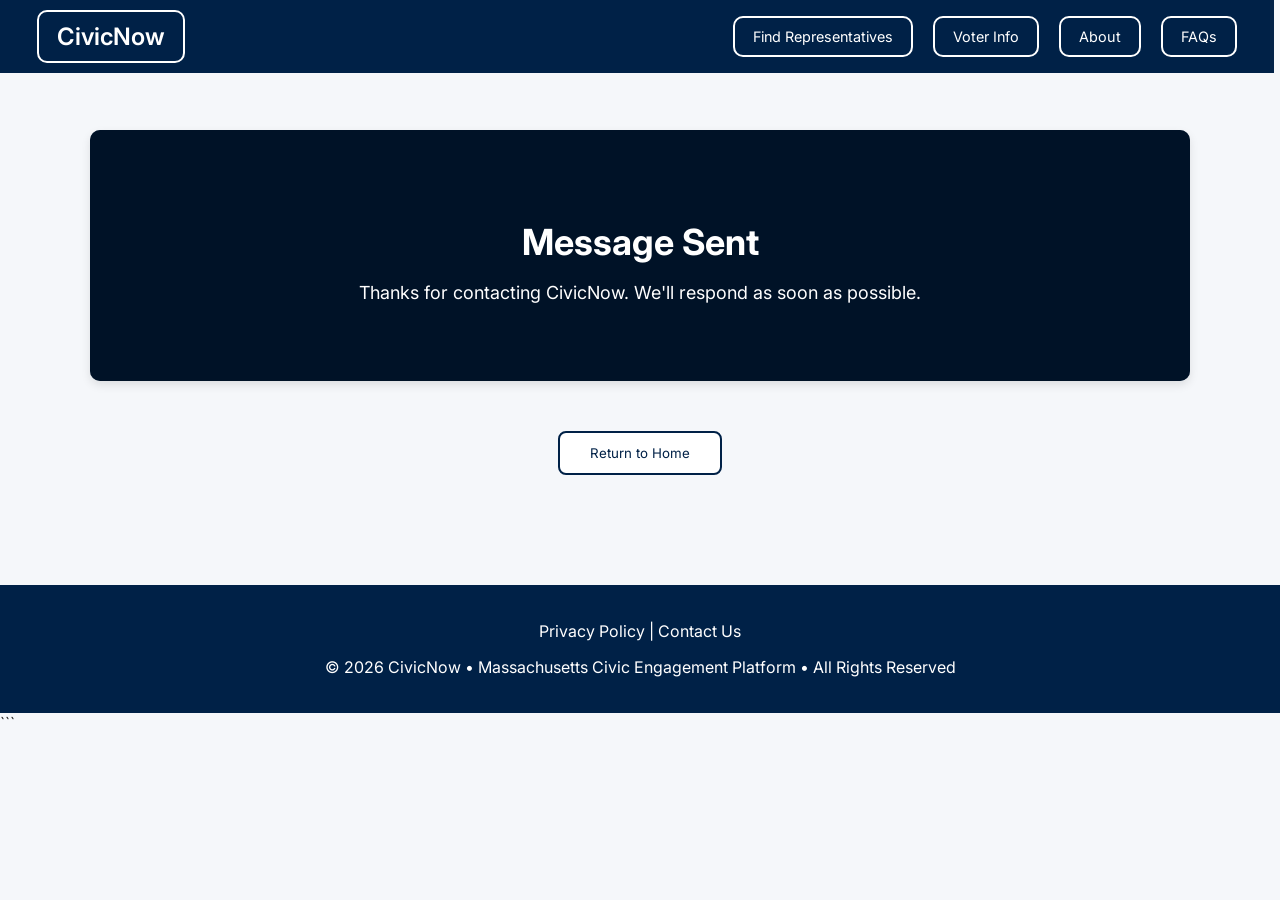
<file: Contact-Success.html>
<!DOCTYPE html>
<html lang="en">

<head>

<meta charset="UTF-8">
<meta name="viewport" content="width=device-width, initial-scale=1.0">

<title>CivicNow | Message Sent</title>

<link rel="preconnect" href="https://fonts.googleapis.com">
<link rel="preconnect" href="https://fonts.gstatic.com" crossorigin>

<link href="https://fonts.googleapis.com/css2?family=Inter:wght@400;600&display=swap" rel="stylesheet">

<link rel="stylesheet" href="style.css">

</head>

<body>

<header>

<div class="header-container">

<a href="index.html">
<div class="logo"><div class="nav-box">CivicNow</div></div>
</a>

<nav class="main-nav">

<a href="FindReps.html"><div class="nav-box">Find Representatives</div></a>
<a href="VoterInfo.html"><div class="nav-box">Voter Info</div></a>
<a href="About.html"><div class="nav-box">About</div></a>
<a href="FAQs.html"><div class="nav-box">FAQs</div></a>

</nav>

</div>

</header>


<main class="container">

<section class="hero">

<h1>Message Sent</h1>

<p>Thanks for contacting CivicNow. We'll respond as soon as possible.</p>

</section>

<div style="text-align:center;margin-top:40px;">

<a href="index.html">
<button class="contact-btn">Return to Home</button>
</a>

</div>

</main>


<footer>

<p><a href="PrivacyPolicy.html">Privacy Policy</a> | <a href="Contact.html">Contact Us</a></p>

<p>© 2026 CivicNow • Massachusetts Civic Engagement Platform • All Rights Reserved</p>

</footer>

</body>

</html>
```
</file>
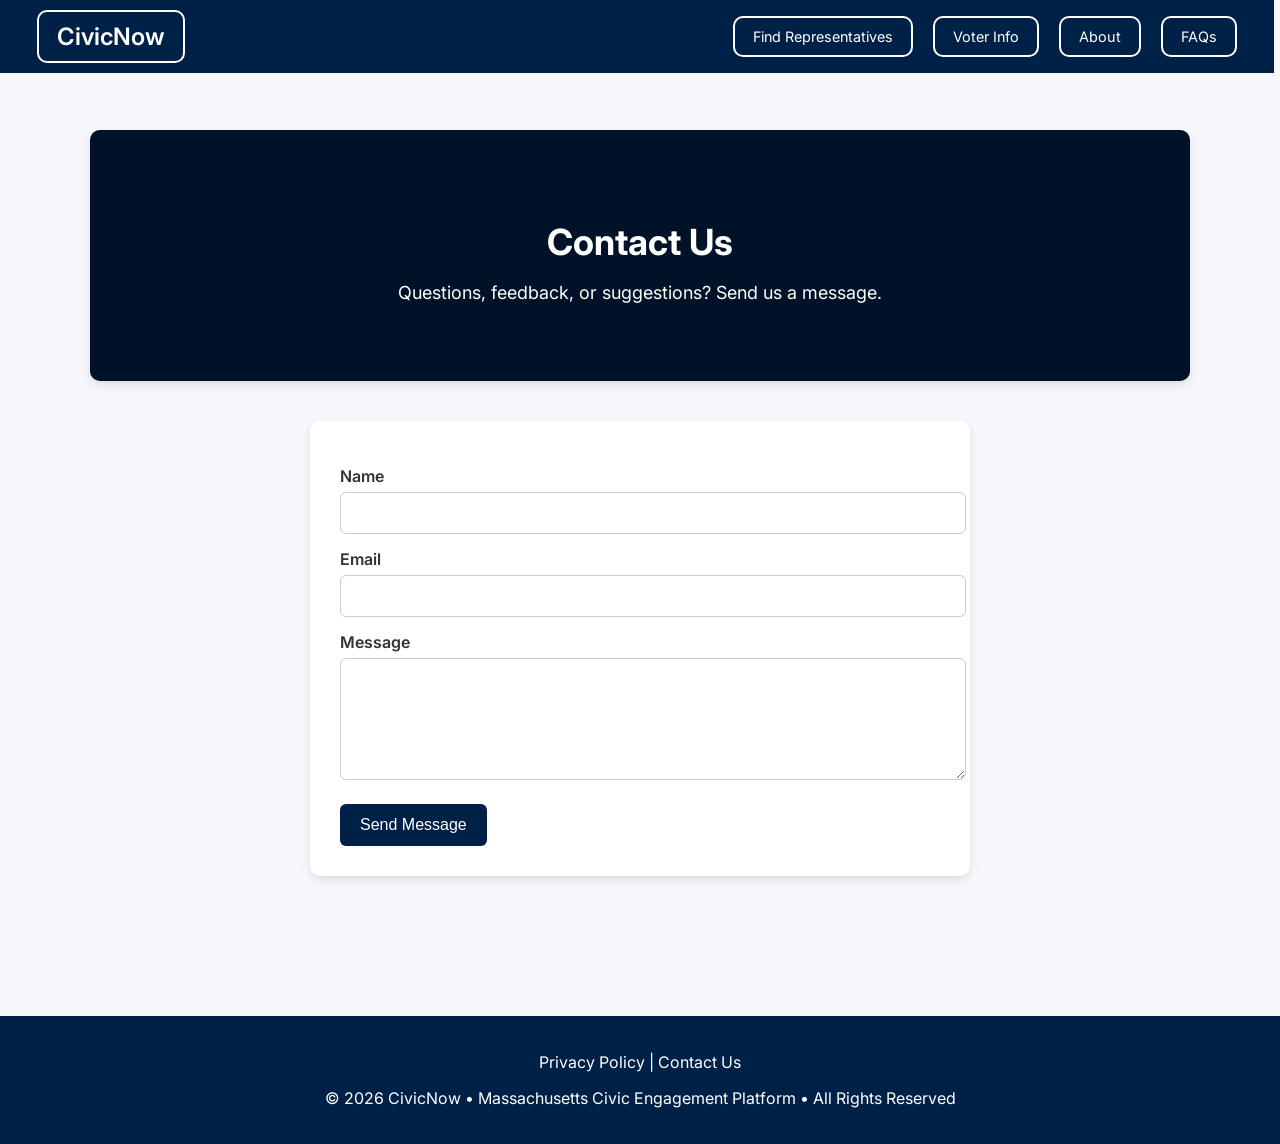
<file: Contact.html>
<!DOCTYPE html>
<html lang="en">

<head>

<meta charset="UTF-8">
<meta name="viewport" content="width=device-width, initial-scale=1.0">

<title>CivicNow | Contact Us</title>

<link rel="preconnect" href="https://fonts.googleapis.com">
<link rel="preconnect" href="https://fonts.gstatic.com" crossorigin>

<link href="https://fonts.googleapis.com/css2?family=Inter:wght@400;600&display=swap" rel="stylesheet">

<link rel="stylesheet" href="style.css">

</head>

<body>

<header>

<div class="header-container">

<a href="index.html">
<div class="logo"><div class="nav-box">CivicNow</div></div>
</a>

<nav class="main-nav">

<a href="FindReps.html"><div class="nav-box">Find Representatives</div></a>
<a href="VoterInfo.html"><div class="nav-box">Voter Info</div></a>
<a href="About.html"><div class="nav-box">About</div></a>
<a href="FAQs.html"><div class="nav-box">FAQs</div></a>

</nav>

</div>

</header>


<main class="container">

<section class="hero">

<h1>Contact Us</h1>

<p>Questions, feedback, or suggestions? Send us a message.</p>

</section>


<section class="contact-form-section">

<form action="https://formspree.io/f/YOUR_FORM_ID" method="POST">

<input type="hidden" name="_next" value="contact-success.html">

<input type="text" name="_gotcha" style="display:none">

<label>Name</label>
<input type="text" name="name" required>

<label>Email</label>
<input type="email" name="email" required>

<label>Message</label>
<textarea name="message" rows="6" required></textarea>

<button type="submit">Send Message</button>

</form>

</section>

</main>


<footer>

<p><a href="PrivacyPolicy.html">Privacy Policy</a> | <a href="Contact.html">Contact Us</a></p>

<p>© 2026 CivicNow • Massachusetts Civic Engagement Platform • All Rights Reserved</p>

</footer>

</body>

</html>
</file>
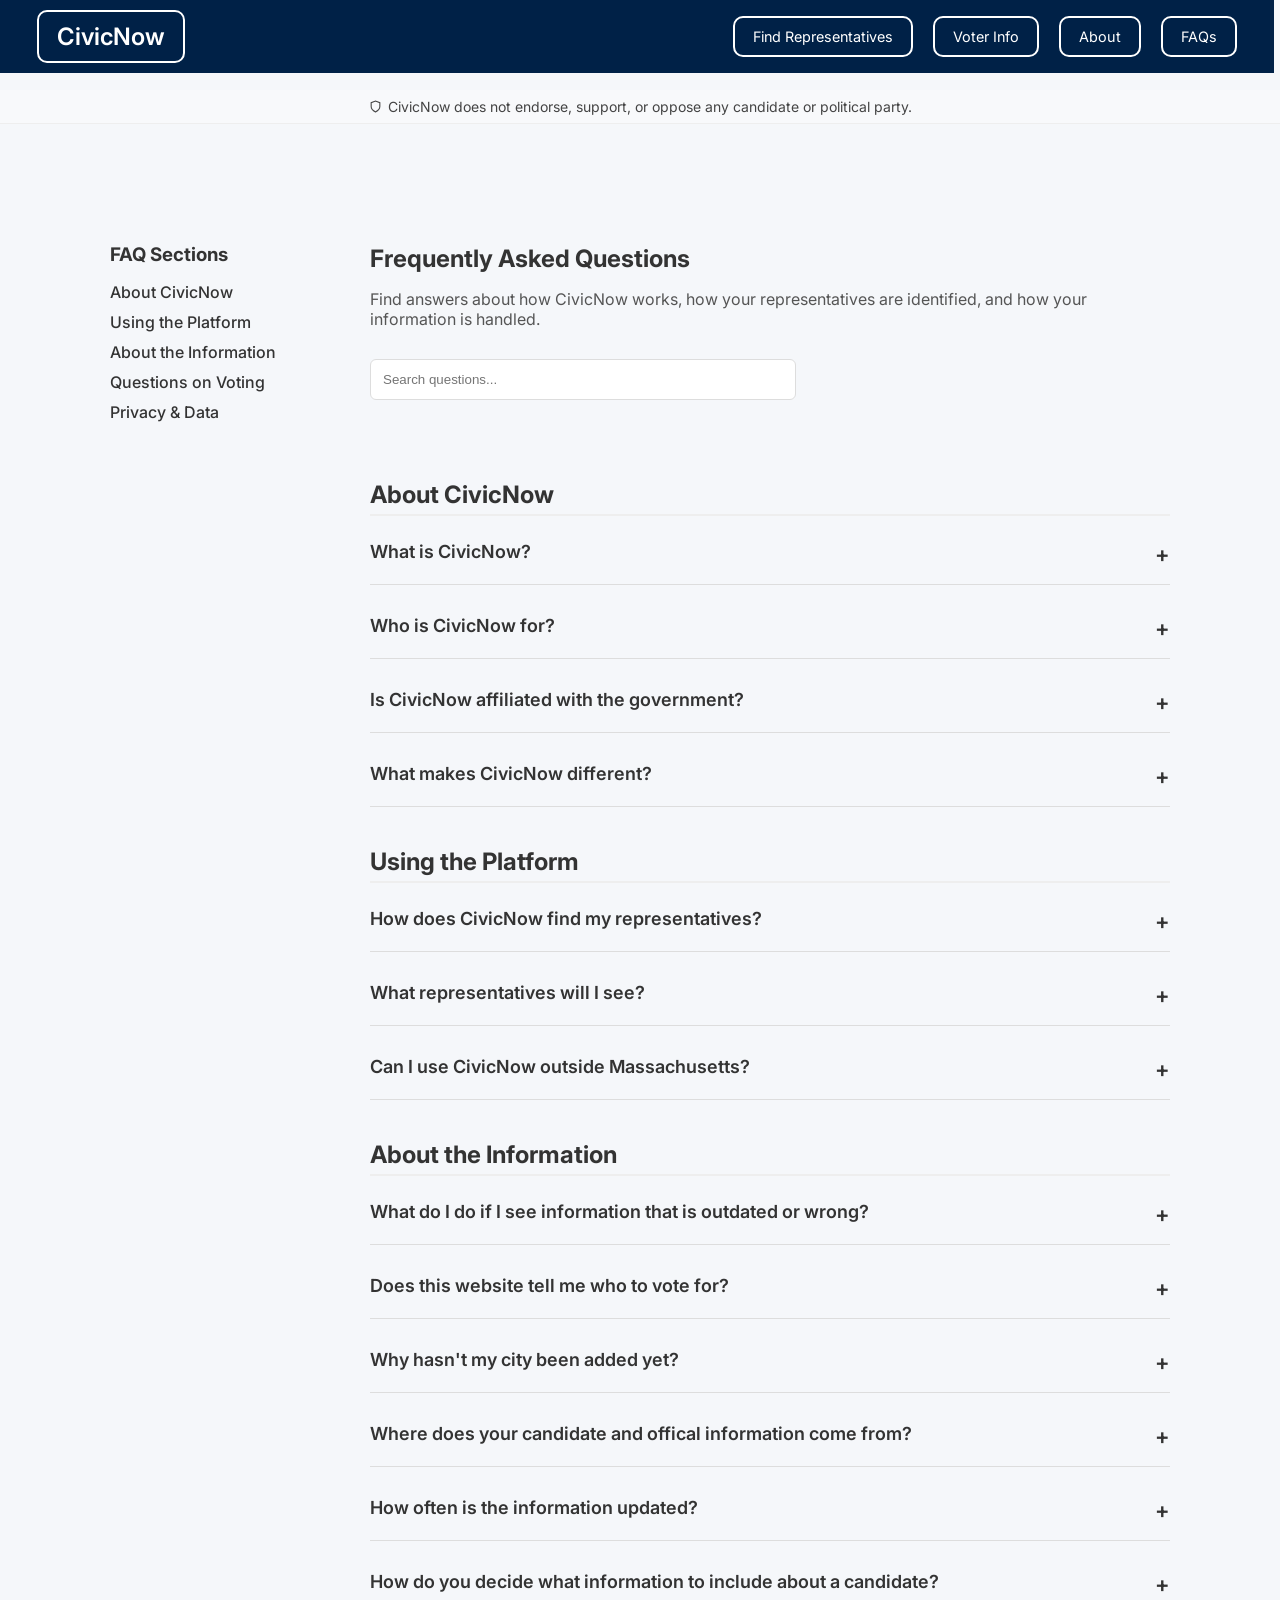
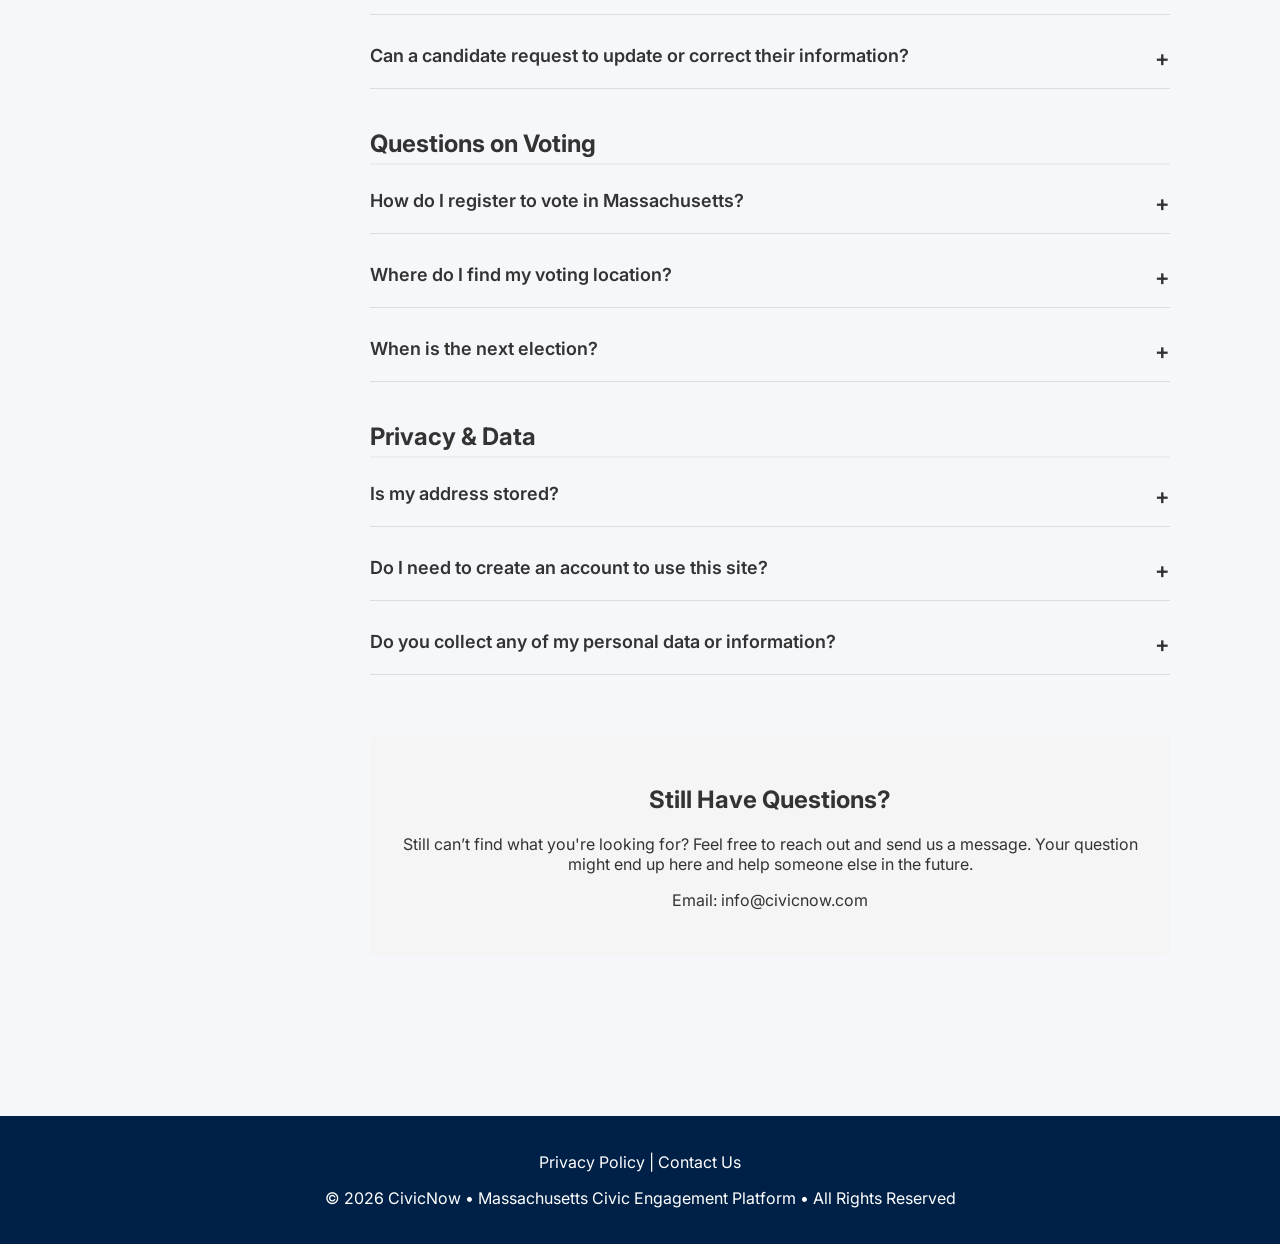
<file: FAQs.html>
<!DOCTYPE html>
<html lang="en">

<head>

<meta charset="UTF-8">
<meta name="viewport" content="width=device-width, initial-scale=1.0">

<title>CivicNow | FAQs</title>

<link rel="preconnect" href="https://fonts.googleapis.com">
<link rel="preconnect" href="https://fonts.gstatic.com" crossorigin>

<link href="https://fonts.googleapis.com/css2?family=Inter:wght@400;600&display=swap" rel="stylesheet">

<link rel="stylesheet" href="style.css">

</head>

<body>

<header>

<div class="header-container">

<a href="index.html">
<div class="logo"><div class="nav-box">CivicNow</div></div>
</a>

<nav class="main-nav">

<a href="FindReps.html"><div class="nav-box">Find Representatives</div></a>
<a href="VoterInfo.html"><div class="nav-box">Voter Info</div></a>
<a href="About.html"><div class="nav-box">About</div></a>
<a href="FAQs.html"><div class="nav-box">FAQs</div></a>

</nav>

</div>

</header>

<div class="neutrality">
<svg width="13" height="13" fill="none" stroke="currentColor" stroke-width="2" viewBox="0 0 24 24">
<path d="M12 22s8-4 8-10V5l-8-3-8 3v7c0 6 8 10 8 10z"/>
</svg>
CivicNow does not endorse, support, or oppose any candidate or political party.
</div>

<main class="container">

<section class="faq-wrapper">


<!-- SIDEBAR -->

<aside class="faq-sidebar">

<h3>FAQ Sections</h3>

<ul>
<li><a href="#about">About CivicNow</a></li>
<li><a href="#platform">Using the Platform</a></li>
<li><a href="#information">About the Information</a></li>
<li><a href="#voting">Questions on Voting</a></li>
<li><a href="#privacy">Privacy & Data</a></li>
</ul>

</aside>


<!-- MAIN FAQ CONTENT -->

<div class="faq-content">

<h1>Frequently Asked Questions</h1>

<p class="faq-intro">
Find answers about how CivicNow works, how your representatives are
identified, and how your information is handled.
</p>


<!-- SEARCH -->

<input
type="text"
id="faq-search"
placeholder="Search questions..."
class="faq-search"
/>


<!-- ABOUT SECTION -->

<h2 id="about" class="faq-category">About CivicNow</h2>

<details class="faq-item reveal">
<summary>What is CivicNow?</summary>
<p>
CivicNow helps Massachusetts residents quickly find their elected
representatives at the local, state, and federal levels.
</p>
</details>

<details class="faq-item reveal">
<summary>Who is CivicNow for?</summary>
<p>
CivicNow is designed for Massachusetts residents who want an easier
way to understand their representation and participate in civic life.
</p>
</details>

<details class="faq-item reveal">
<summary>Is CivicNow affiliated with the government?</summary>
<p>
No. CivicNow is an informational civic engagement platform and is not a
government agency or affiliated with any political party.
For authoritative election information, always refer to the
<a href="https://www.sec.state.ma.us/" target="_blank">
Massachusetts Secretary of State's Office
</a>.
</p>
</details>

<details class="faq-item reveal">
<summary>What makes CivicNow different?</summary>
<p>
CivicNow focuses specifically on helping Massachusetts residents quickly
identify their elected representatives and learn how to engage with them.
By simplifying representative lookup and presenting contact information
in one place, CivicNow aims to make civic engagement easier and more
accessible for residents.
</p>
</details>
  
<!-- PLATFORM -->

<h2 id="platform" class="faq-category">Using the Platform</h2>

<details class="faq-item reveal">
<summary>How does CivicNow find my representatives?</summary>
<p>
When you enter your address, CivicNow identifies the government
districts associated with that location and matches them with the
officials who represent those districts.
</p>
</details>

<details class="faq-item reveal">
<summary>What representatives will I see?</summary>

<p>You may see representatives from several levels of government:</p>

<ul>
<li>U.S. House of Representatives</li>
<li>U.S. Senators</li>
<li>Massachusetts State Representatives</li>
<li>Massachusetts State Senators</li>
<li>Local officials when available</li>
</ul>

</details>

<details class="faq-item reveal">
<summary>Can I use CivicNow outside Massachusetts?</summary>
<p>
The current version of CivicNow focuses on Massachusetts residents.
Future versions may expand to other states.
</p>
</details>
  
<!-- ABOUT THE INFORMATION -->
  
<h2 id="information" class="faq-category">About the Information</h2>

<details class="faq-item reveal">
<summary>What do I do if I see information that is outdated or wrong?</summary>
<p>
Please email us with a brief description of the issue and, if possible,
a link to a reliable source. We take accuracy seriously and review all
submissions promptly.
</p>
</details>

<details class="faq-item reveal">
<summary>Does this website tell me who to vote for?</summary>
<p>
Absolutely not. CivicNow is strictly nonpartisan. We present factual,
sourced information and let you draw your own conclusions. We do not
rank candidates, assign scores, or make voting recommendations.
</p>
</details>

<details class="faq-item reveal">
<summary>Why hasn't my city been added yet?</summary>
<p>
We're a small team expanding coverage across Massachusetts
incrementally. If your area isn't listed yet, we're likely working on
it. You can help by letting us know.
</p>
</details>

<details class="faq-item reveal">
<summary>Where does your candidate and offical information come from?</summary>
<p>
We source our information from publicly available records including 
official state and municipal websites, candidate campaign sites, public 
financial disclosures, and published news coverage. We also reach out to the 
City Halls themselves for information they could provide. Where possible, we 
link directly to primary sources so you can verify everything yourself.
</p>
</details>

<details class="faq-item reveal">
<summary>How often is the information updated?</summary>
<p>
We aim to review and refresh candidate profiles on a rolling basis, with more 
frequent updates during active election seasons. Information can occasionally 
lag behind real-world changes, but we'll always note the last-updated date on 
each profile.
</p>
</details>

<details class="faq-item reveal">
<summary>How do you decide what information to include about a candidate?</summary>
<p>
We apply the same criteria to every candidate: office sought, current or prior 
roles, publicly stated policy positions, and publicly available biographical 
background. We do not include opinion, speculation, or unverified claims; regardless 
of political affiliation.
</p>
</details>

<details class="faq-item reveal">
<summary>Can a candidate request to update or correct their information?</summary>
<p>
Yes. Candidates or their authorized representatives may contact us (link to 
contact form) to flag factual inaccuracies. We'll review the request and, if 
supported by verifiable sources, update the profile. We do not accept requests 
to remove accurate public information.
</p>
</details>

<!-- QUESTIONS ON VOTING -->
  
<h2 id="voting" class="faq-category">Questions on Voting</h2>

<details class="faq-item reveal">
<summary>How do I register to vote in Massachusetts?</summary>
<p>
You can register online, by mail, or in person at your local town or
city clerk's office. The deadline is 10 days before an election.
Visit the
<a href="https://www.sec.state.ma.us/OVR/" target="_blank">
Massachusetts Online Voter Registration
</a>
page for step-by-step instructions and to check your registration status.
</p>
</details>

<details class="faq-item reveal">
<summary>Where do I find my voting location?</summary>
<p>
Your voting location is assigned based on your registered address.
You can find it using the
<a href="https://www.sec.state.ma.us/wheredoivotema/" target="_blank">
Massachusetts Find My Election Information
</a>
tool.
</p>
</details>

<details class="faq-item reveal">
<summary>When is the next election?</summary>
<p>
Election dates vary by municipality. For a full schedule of upcoming
elections, visit the
<a href="https://www.sec.state.ma.us/divisions/elections/recent-updates/upcoming-elections.htm" target="_blank">
Massachusetts Elections Division website.
</a>
CivicNow may also highlight major upcoming elections in the future.
</p>
</details>

<!-- PRIVACY -->

<h2 id="privacy" class="faq-category">Privacy & Data</h2>

<details class="faq-item reveal">
<summary>Is my address stored?</summary>
<p>
No. CivicNow does not permanently store addresses entered into the
search tool.
</p>
</details>

  <details class="faq-item reveal">
<summary>Do I need to create an account to use this site?</summary>
<p>
No account is required. All candidate and election information on
CivicNow is freely accessible without signing up or logging in.
</p>
</details>

<details class="faq-item reveal">
<summary>Do you collect any of my personal data or information?</summary>
<p>
We do not collect names, email addresses, or any personally identifiable
information from visitors browsing the site. If you contact us via
email, we only use that information to respond to your message.
</p>
</details>

<!-- CONTACT -->

<section class="faq-contact">

<h2>Still Have Questions?</h2>

<p>
Still can’t find what you're looking for? Feel free to reach out and
send us a message. Your question might end up here and help someone
else in the future.
</p>

<p>Email: info@civicnow.com</p>

</section>


</div>

</section>

</main>


<footer>

<p><a href="PrivacyPolicy.html">Privacy Policy</a> | <a href="Contact.html">Contact Us</a></p>

<p>© 2026 CivicNow • Massachusetts Civic Engagement Platform • All Rights Reserved</p>

</footer>



<!-- FAQ SEARCH SCRIPT -->

<script>

const searchInput = document.getElementById("faq-search");
const faqItems = document.querySelectorAll(".faq-item");

searchInput.addEventListener("input", function(){

const value = this.value.toLowerCase();

faqItems.forEach(item => {

const text = item.innerText.toLowerCase();

item.style.display = text.includes(value) ? "block" : "none";

});

});

</script>


<!-- SCROLL REVEAL -->

<script>

const reveals = document.querySelectorAll(".reveal");

const observer = new IntersectionObserver(entries => {

entries.forEach(entry => {

if(entry.isIntersecting){
entry.target.classList.add("active");
}

});

});

reveals.forEach(el => observer.observe(el));

</script>

</body>

</html>
</file>
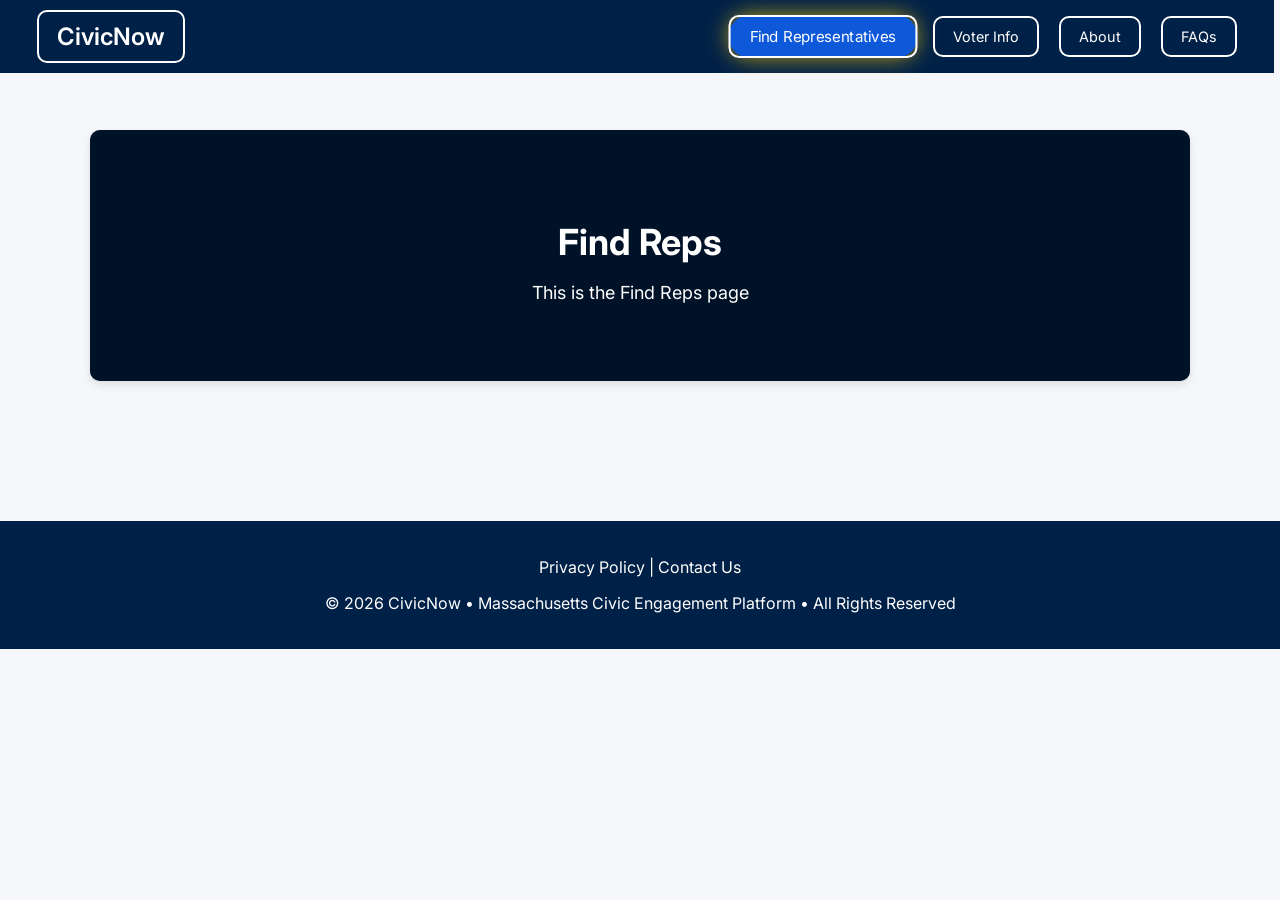
<file: FindReps.html>
<!DOCTYPE html>
<html lang="en">

<head>

<meta charset="UTF-8">
<meta name="viewport" content="width=device-width, initial-scale=1.0">

<title>CivicNow</title>

<link rel="preconnect" href="https://fonts.googleapis.com">
<link rel="preconnect" href="https://fonts.gstatic.com" crossorigin>

<link href="https://fonts.googleapis.com/css2?family=Inter:wght@400;600&display=swap" rel="stylesheet">

<link rel="stylesheet" href="style.css">

</head>

<body>


<!-- HEADER -->

<header>

<div class="header-container">

<a href="index.html"><div class="logo"> <div class="nav-box">
CivicNow</div>
</div>
</a>

<!--Navigation-->
<nav class="main-nav">

<a href="FindReps.html" class="active">
<div class="nav-box">Find Representatives</div>
</a>

<a href="VoterInfo.html">
<div class="nav-box">Voter Info</div>
</a>

<a href="About.html">
<div class="nav-box">About</div>
</a>

<a href="FAQs.html">
<div class="nav-box">FAQs</div>
</a>
</nav>

</div>

</header>



<!-- MAIN -->

<main class="container">

<!-- HERO SECTION -->

<section class="hero">

<h1>Find Reps</h1>

<p>This is the Find Reps page</p>


</div>

</section>


</main>



<!-- FOOTER -->

<footer>
<p><a href="PrivacyPolicy.html">Privacy Policy</a> | <a href="Contact.html">Contact Us</a></p>


<p>© 2026 CivicNow • Massachusetts Civic Engagement Platform • All Rights Reserved</p>

</footer>


</body>
</html>
</file>
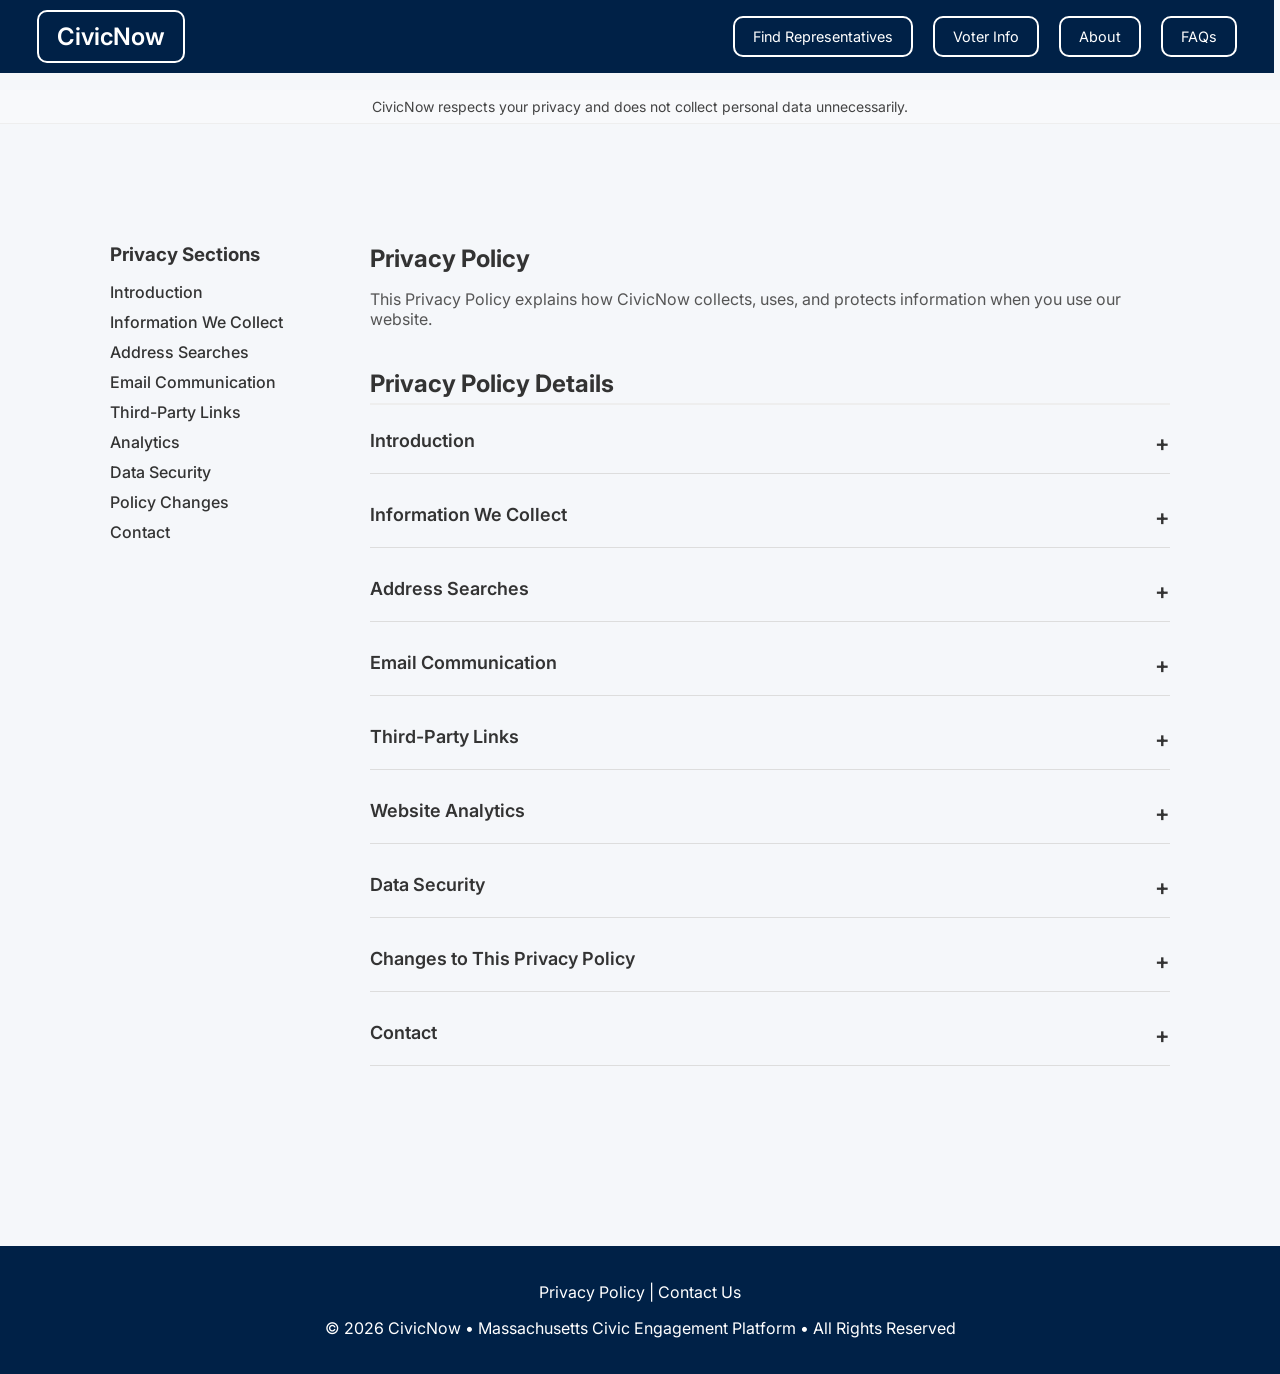
<file: PrivacyPolicy.html>
<!DOCTYPE html>
<html lang="en">

<head>

<meta charset="UTF-8">
<meta name="viewport" content="width=device-width, initial-scale=1.0">

<title>CivicNow</title>

<link rel="preconnect" href="https://fonts.googleapis.com">
<link rel="preconnect" href="https://fonts.gstatic.com" crossorigin>

<link href="https://fonts.googleapis.com/css2?family=Inter:wght@400;600&display=swap" rel="stylesheet">

<link rel="stylesheet" href="style.css">

</head>

<body>


<!-- HEADER -->

<header>

<div class="header-container">

<a href="index.html"><div class="logo"> <div class="nav-box">
CivicNow</div>
</div>
</a>

<!--Navigation-->
<nav class="main-nav">

<a href="FindReps.html">
<div class="nav-box">Find Representatives</div>
</a>

<a href="VoterInfo.html">
<div class="nav-box">Voter Info</div>
</a>

<a href="About.html">
<div class="nav-box">About</div>
</a>

<a href="FAQs.html">
<div class="nav-box">FAQs</div>
</a>
</nav>

</div>

</header>



<!-- MAIN -->

<div class="neutrality">
CivicNow respects your privacy and does not collect personal data unnecessarily.
</div>


<main class="container"> 

<section class="faq-wrapper"> 

<!-- SIDEBAR --> 

<aside class="faq-sidebar"> 

<h3>Privacy Sections</h3> 

<ul> 
<li><a href="#intro">Introduction</a></li> 
<li><a href="#collection">Information We Collect</a></li> 
<li><a href="#address">Address Searches</a></li> 
<li><a href="#email">Email Communication</a></li> 
<li><a href="#links">Third-Party Links</a></li> 
<li><a href="#analytics">Analytics</a></li> 
<li><a href="#security">Data Security</a></li> 
<li><a href="#changes">Policy Changes</a></li> 
<li><a href="#contact">Contact</a></li> 
</ul>

</aside> 

<!-- MAIN CONTENT --> 

<div class="faq-content"> 

<h1>Privacy Policy</h1> 

<p class="faq-intro"> 
This Privacy Policy explains how CivicNow collects, uses, and protects information when you use our website. 
</p> 



  
<h2 class="faq-category">Privacy Policy Details</h2> 



<details id="intro" class="faq-item reveal"> 
<summary>Introduction</summary> 
<p> 
CivicNow is a civic engagement platform designed to help Massachusetts residents find their elected representatives 
and access voter information. 
</p> 

<p> 
We are committed to protecting your privacy and minimizing the amount of data 
collected from visitors. 
</p> 
</details> 

<details id="collection" class="faq-item reveal"> 
<summary>Information We Collect</summary> 

<p> 
CivicNow is designed so users can access information without creating an account or submitting personal details. 
</p> 

<ul> 
<li>No user registration is required.</li> 
<li>We do not collect names or phone numbers.</li> 
<li>We do not maintain personal user profiles.</li> 
</ul> 

</details> 

<details id="address" class="faq-item reveal"> 
<summary>Address Searches</summary> 

<p> 
When you enter an address to locate your representatives, the address is used only to determine the government districts and 
elected officials associated with that location. 
</p> 
  
<p> Addresses entered into the search tool are not permanently stored. 
</p>
  
</details>
  

<details id="email" class="faq-item reveal"> 
<summary>Email Communication</summary> 

<p> 
If you contact CivicNow by email, we may receive your email address and any information you include in your message. 
</p> 

<p> This information is used solely to respond to your inquiry.
</p> 

</details> 


<details id="links" class="faq-item reveal"> 
<summary>Third-Party Links</summary> 

<p> CivicNow may include links to external websites such as government agencies or election resources. 
</p>
  
<p> 
These websites operate independently and have their own privacy policies. 
</p> 
</details> <details id="analytics" class="faq-item reveal"> 
<summary>Website Analytics</summary> 
  
<p> 
CivicNow may use basic analytics tools to understand general website traffic patterns and improve the user experience. 
</p> 

<p> Analytics tools may collect anonymous information such as browser type, pages visited, and approximate geographic region. 
</p> 

</details> 
  
<details id="security" class="faq-item reveal"> 
<summary>Data Security</summary> 

<p> 
We take reasonable measures to protect our website and systems from unauthorized access or misuse. 
</p> 
  
<p> 
However, no internet service can guarantee complete security. 
</p> 

</details> 
  
<details id="changes" class="faq-item reveal"> 
<summary>Changes to This Privacy Policy</summary>
  
<p> 
CivicNow may update this Privacy Policy as the platform evolves.
</p> 

<p> 
Updates will be posted on this page when changes occur. 
</p> 

</details> 
  
<details id="contact" class="faq-item reveal">
<summary>Contact</summary> 
  
<p> 
If you have questions about this Privacy Policy, please contact us: 
</p> 
  
<p>Email: info@civicnow.com</p> 
  
<p>Last Updated: March 2026</p> 

</details> 


</div> 

</section> 

</main>
  
<!-- FOOTER -->

<footer>
<p><a href="PrivacyPolicy.html">Privacy Policy</a> | <a href="Contact.html">Contact Us</a></p>


<p>© 2026 CivicNow • Massachusetts Civic Engagement Platform • All Rights Reserved</p>

</footer>

<script>
const reveals = document.querySelectorAll(".reveal");

const observer = new IntersectionObserver(entries => {
entries.forEach(entry => {
if(entry.isIntersecting){
entry.target.classList.add("active");
}
});
});

reveals.forEach(el => observer.observe(el));
</script>

</body>
</html>
</file>
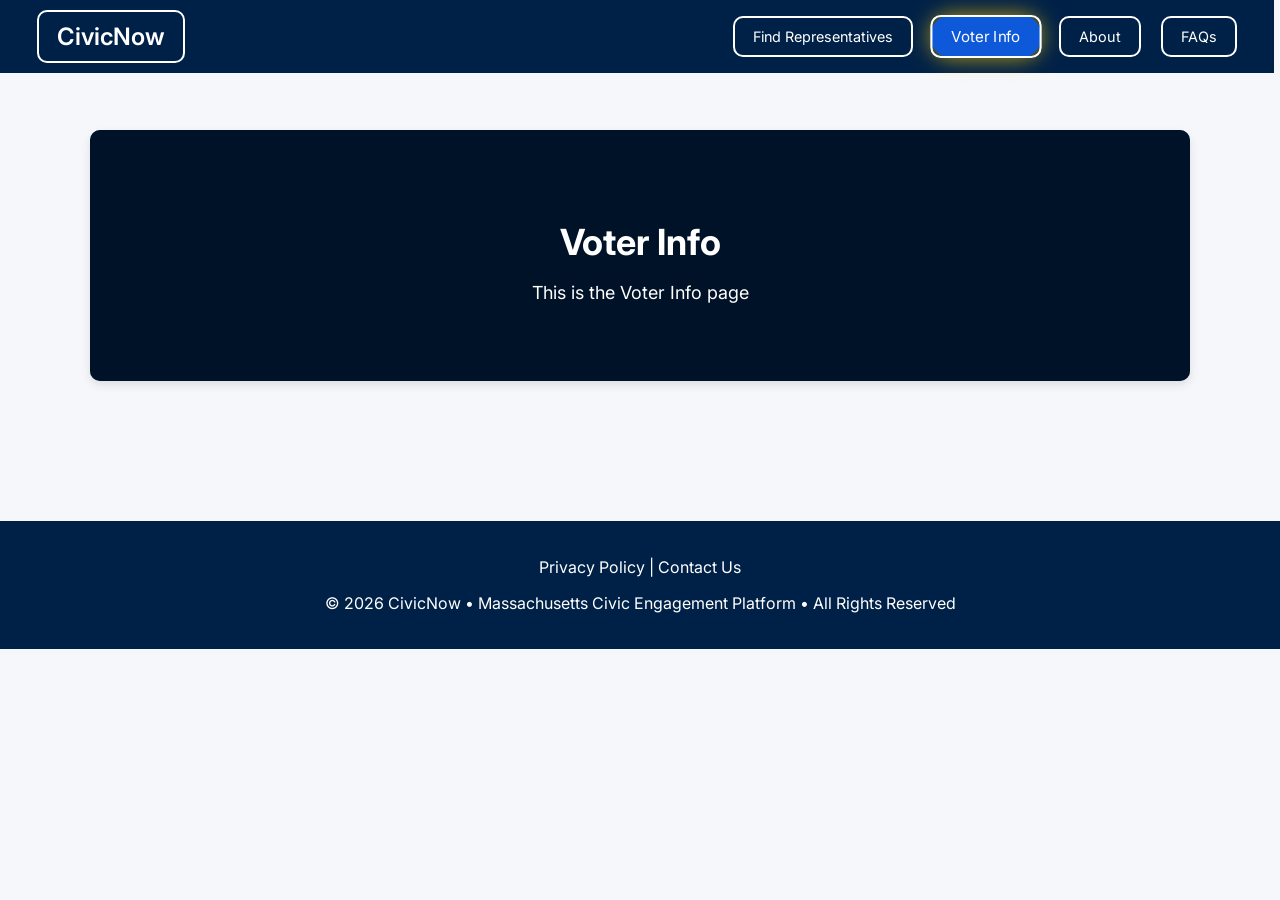
<file: VoterInfo.html>
<!DOCTYPE html>
<html lang="en">

<head>

<meta charset="UTF-8">
<meta name="viewport" content="width=device-width, initial-scale=1.0">

<title>CivicNow</title>

<link rel="preconnect" href="https://fonts.googleapis.com">
<link rel="preconnect" href="https://fonts.gstatic.com" crossorigin>

<link href="https://fonts.googleapis.com/css2?family=Inter:wght@400;600&display=swap" rel="stylesheet">

<link rel="stylesheet" href="style.css">

</head>

<body>


<!-- HEADER -->

<header>

<div class="header-container">

<a href="index.html"><div class="logo"> <div class="nav-box">
CivicNow</div>
</div>
</a>

<!--Navigation-->
<nav class="main-nav">

<a href="FindReps.html">
<div class="nav-box">Find Representatives</div>
</a>

<a href="VoterInfo.html" class="active">
<div class="nav-box">Voter Info</div>
</a>

<a href="About.html">
<div class="nav-box">About</div>
</a>

<a href="FAQs.html">
<div class="nav-box">FAQs</div>
</a>
</nav>

</div>

</header>



<!-- MAIN -->

<main class="container">

<!-- HERO SECTION -->

<section class="hero">

<h1>Voter Info</h1>

<p>This is the Voter Info page</p>


</div>

</section>


</main>



<!-- FOOTER -->

<footer>
<p><a href="PrivacyPolicy.html">Privacy Policy</a> | <a href="Contact.html">Contact Us</a></p>

<p>© 2026 CivicNow • Massachusetts Civic Engagement Platform • All Rights Reserved</p>

</footer>


</body>
</html>
</file>
<file: style.css>
/* GLOBAL */

body {

font-family: 'Inter', Arial, sans-serif;

margin: 0;
padding: 0;

background-color: #f5f7fa;

color: #333;

}



/* HEADER */

header {

background-color: #002147;

color: white;

padding: 20px 40px;

}

.header {
  
  top: 0;

  padding: 10px;
}


a, a:active {
  text-decoration: none;
  color: #ffffff;
}

.header-container {

display: flex;

justify-content: space-between;

align-items: center;

max-width: 1200px;

margin: auto;

}



.logo {

font-size: 24px;

font-weight: 600;

}



/* NAVIGATION */

.main-nav {

display: flex;

gap: 20px;

}



.main-nav a {

text-decoration: none;

}

/* Highlights the current/active page */
.main-nav a.active {
  background-color: #0e59da;
  box-shadow: 0 0 20px rgba(255, 204, 0, 0.7);
transform: scale(1.05);
border-radius: 36px;
text-decoration: none;
}



.nav-box {

padding: 10px 18px;

border: 2px solid white;

border-radius: 10px;

color: white;

transition: all .2s ease;

}



.nav-box:hover {

background-color: #C9A227;

color: black;

transform: scale(1.05);

}



/* MAIN CONTAINER */

.container {

max-width: 1100px;

margin: auto;

padding: 40px 20px;

}



/* HERO */

.hero {

background: #002147;

padding: 60px 30px;

text-align: center;

border-radius: 10px;

margin-bottom: 40px;

box-shadow: 0 4px 10px rgba(0,0,0,0.1);

}



.hero h1 {

font-size: 36px;

margin-bottom: 10px;

}



.hero p {

font-size: 18px;

color: #555;

}


.home-page .hero {

  background-image: url("mass.jpeg");


  background-size: cover;
  background-position: center;
  background-repeat: no-repeat;

  padding: 130px 30px;

  border-radius: 10px;

  text-align: center;

  color: white;

}

.hero h1{
  color:white;
}

.hero p{
  color:white;
  font-size:18px;
}

/* Darkened image on main page so text is readable  */
.hero{
  position:relative;
}

.hero::before{

  content:"";
  position:absolute;

  top:0;
  left:0;

  width:100%;
  height:100%;

  background:rgba(0,0,0,0.45);

  border-radius:10px;

}

.hero h1,
.hero p,
.search-box{

  position:relative;
  z-index:1;

}

/* SEARCH */

.search-box {

margin-top: 20px;

}



.search-box input {

padding: 12px;

width: 260px;

border: 1px solid #ccc;

border-radius: 6px;

}



.search-box button {

padding: 12px 18px;

border: none;

background-color: #002147;

color: white;

border-radius: 6px;

cursor: pointer;

margin-left: 10px;

}



.search-box button:hover {

background-color: #C9A227;

color: black;

}



/* INFO SECTION */

.info-section {

margin-top: 40px;

}



.info-section h2 {

text-align: center;

margin-bottom: 30px;

}



.info-grid {

display: flex;

gap: 20px;

justify-content: center;

flex-wrap: wrap;

}



.info-box {

background: white;


padding: 30px;

border-radius: 10px;

text-align: center;

flex: 1;

min-width: 220px;

border: 1px solid #ddd;

box-shadow: 0 3px 8px rgba(0,0,0,0.1);

}




.info-box{
    width:30%;
    height:300px;

    display:flex;
    flex-direction:column;
    justify-content:space-between;
    align-items:center;

    text-align:center;

    padding:20px;
    box-sizing:border-box;

    border:2px solid #ccc;
    border-radius:10px;

    background:#f9f9f9;
}

.info-box img{
    width:200px;
    height:auto;
}

.info-box h2{
    margin:0;
}

.info-box p{
    margin:0;
}





/* FEATURE SECTION */

.feature {

margin-top: 40px;

}



.feature-box {

background: #002147;

color: white;

padding: 40px;

border-radius: 10px;

text-align: center;

}



/* FOOTER */

footer {

margin-top: 60px;

background: #002147;

color: white;

text-align: center;

padding: 20px;

}



/* RESPONSIVE DESIGN */

@media (max-width: 768px) {

.header-container {

flex-direction: column;

gap: 15px;

}



.main-nav {

flex-direction: column;

align-items: center;

display:flex;
  justify-content:center;
  gap:10px;
  flex-wrap:wrap;

}



.search-box input {

width: 100%;

margin-bottom: 10px;

}


.search-box{
  display: flex;
  flex-direction: column;
  align-items: center;
}

.search-box button {

width: 100%;

margin-left: 0;

}

}



@media (min-width: 769px) {

  header {
    position: fixed;
    top: 0;
    width: 98%;
    z-index: 1000;
    font-size:0.9rem;
    padding:10px;
  }

  body {
    padding-top: 90px; /* prevents content from hiding under header */
  }

}

/* ==============================
   ABOUT PAGE STYLES
   mission, values, team, and contact
   ============================== */

/* Values Section */
.values-section {
  text-align: center;
  margin-top: 40px;
}

.values-grid {
  display: flex;
  justify-content: center;
  flex-wrap: wrap;
  gap: 30px;
  margin-top: 20px;
}

.value-card {
  background: #002147; /* matches site color */
  color: white;
  padding: 25px 20px;
  border-radius: 12px;
  min-width: 220px;
  max-width: 250px;
  box-shadow: 0 4px 10px rgba(0,0,0,0.1);
  transition: transform 0.2s ease;
}

.value-card:hover {
  transform: scale(1.05);
}

/* Team Section */
.team-section {
  text-align: center;
  margin-top: 50px;
}

.team-grid {
  display: flex;
  justify-content: center;
  flex-wrap: wrap;
  gap: 30px;
  margin-top: 20px;
}

.team-member {
  background: #f9f9f9;
  padding: 20px 15px;
  border-radius: 12px;
  min-width: 220px;
  max-width: 250px;
  box-shadow: 0 3px 8px rgba(0,0,0,0.1);
  transition: transform 0.2s ease;
}

.team-member h3 {
  margin-bottom: 10px;
  color: #002147;
}

.team-member p {
  font-size: 14px;
  color: #555;
}

.team-member:hover {
  transform: scale(1.05);
}

/* Contact Section */
.contact-section {
  text-align: center;
  margin-top: 50px;
}

.contact-buttons {
  margin-top: 20px;
}

.contact-btn {
  padding: 12px 30px;
  margin: 10px;
  border: 2px solid #002147;
  background: white;
  color: #002147;
  border-radius: 8px;
  font-family: 'Inter', sans-serif;
  cursor: pointer;
  transition: all 0.2s ease;
}

.contact-btn:hover {
  background: #C9A227;
  color: black;
  transform: scale(1.05);
}

/* Responsive for About page */
@media (max-width: 768px) {
  .values-grid, .team-grid {
    flex-direction: column;
    align-items: center;
  }

  .contact-btn {
    width: 80%;
    margin: 10px 0;
  }
}

/*FAQs Page starts here*/

/* FAQ LAYOUT */

.faq-wrapper{
display:grid;
grid-template-columns:220px 1fr;
gap:40px;
max-width:1100px;
margin:auto;
padding:60px 20px;
}

/* SIDEBAR */

.faq-sidebar{
position:sticky;
top:120px;
height:fit-content;
}

.faq-sidebar h3{
margin-bottom:15px;
}

.faq-sidebar ul{
list-style:none;
padding:0;
}

.faq-sidebar li{
margin-bottom:10px;
}

.faq-sidebar a{
text-decoration:none;
color:#333;
font-weight:500;
}

.faq-sidebar a:hover{
color:#2563eb;
}


/* MAIN FAQ */

.faq-content h1{
margin-bottom:10px;
}

.faq-intro{
margin-bottom:30px;
color:#555;
}

/* SEARCH BAR */

.faq-search{
width:100%;
max-width:400px;
padding:12px;
margin-bottom:40px;
border:1px solid #ddd;
border-radius:6px;
}

/* CATEGORY */

.faq-category{
margin-top:40px;
margin-bottom:15px;
border-bottom:2px solid #eee;
padding-bottom:5px;
}


/* FAQ ITEMS */

.faq-item{
margin-bottom:20px;
border-bottom:1px solid #ddd;
padding-bottom:12px;
}

/* FAQ LINKS */

.faq-content a{
color:#2563eb;
text-decoration:underline;
}

.faq-content a:hover{
color:#1d4ed8;
}

summary{
list-style:none;
cursor:pointer;
font-weight:600;
font-size:18px;
padding:10px 0;
position:relative;
}

summary::after{
content:"+";
position:absolute;
right:0;
font-size:22px;
}

details[open] summary::after{
content:"−";
}

.faq-item p{
margin-top:10px;
line-height:1.6;
}

.faq-item ul{
margin-top:10px;
padding-left:20px;
line-height:1.6;
}


/* CONTACT */

.faq-contact{
margin-top:60px;
text-align:center;
padding:30px;
background:#f5f5f5;
border-radius:6px;
}


/* SCROLL REVEAL */

.reveal{
opacity:0;
transform:translateY(40px);
transition:all 0.6s ease;
}

.reveal.active{
opacity:1;
transform:translateY(0);
}


/* MOBILE */

@media (max-width:768px){

.faq-wrapper{
grid-template-columns:1fr;
}

.faq-sidebar{
position:static;
margin-bottom:30px;
}

}




/* FIND REPS PAGE */

.rep-page{

padding-top:120px;

text-align:center;

}


.rep-hero h1{

font-size:36px;

margin-bottom:10px;

color:#003A8F;

}


.rep-search-box{

display:flex;

justify-content:center;

gap:10px;

margin-top:20px;

flex-wrap:wrap;

}


.rep-search-box input{

padding:12px;

font-size:16px;

width:300px;

border:1px solid #ccc;

border-radius:6px;

}


.rep-search-box button{

padding:12px 20px;

font-size:16px;

background:#003A8F;

color:white;

border:none;

border-radius:6px;

cursor:pointer;

}


.rep-search-box button:hover{

background:#002766;

}


/* RESULTS */

.rep-section{

margin-top:60px;

}


.rep-section h2{

margin-bottom:20px;

color:#003A8F;

}


/* GRID */

.rep-grid{

display:grid;

grid-template-columns:repeat(auto-fit,minmax(220px,1fr));

gap:25px;

margin-top:20px;

}


/* CARD */

.rep-card{

background:white;

padding:20px;

border-radius:10px;

box-shadow:0 4px 12px rgba(0,0,0,0.1);

}


.rep-card img{

width:100px;

height:100px;

object-fit:cover;

border-radius:50%;

margin-bottom:10px;

}


.rep-card h3{

margin-bottom:6px;

}


.rep-role{

font-size:14px;

color:#555;

}


.rep-party{

font-size:14px;

color:#777;

margin-bottom:10px;

}


.rep-card a{

display:inline-block;

padding:6px 12px;

background:#003A8F;

color:white;

text-decoration:none;

border-radius:4px;

font-size:14px;

}

.neutrality{
text-align:center;
background:#f8f9fb;
padding:8px;
font-size:14px;
color:#444;
border-bottom:1px solid #eee;
display:flex;
justify-content:center;
align-items:center;
gap:6px;
}

/* CONTACT FORM */

.contact-form-section{
max-width:600px;
margin:40px auto;
background:white;
padding:30px;
border-radius:10px;
box-shadow:0 4px 10px rgba(0,0,0,0.1);
}

.contact-form-section label{
display:block;
margin-top:15px;
font-weight:600;
}

.contact-form-section input,
.contact-form-section textarea{

width:100%;
padding:12px;
margin-top:6px;
border:1px solid #ccc;
border-radius:6px;
font-family:'Inter', sans-serif;
}

.contact-form-section button{

margin-top:20px;
padding:12px 20px;
background:#002147;
color:white;
border:none;
border-radius:6px;
cursor:pointer;
font-size:16px;
}

.contact-form-section button:hover{

background:#C9A227;
color:black;
}
</file>
